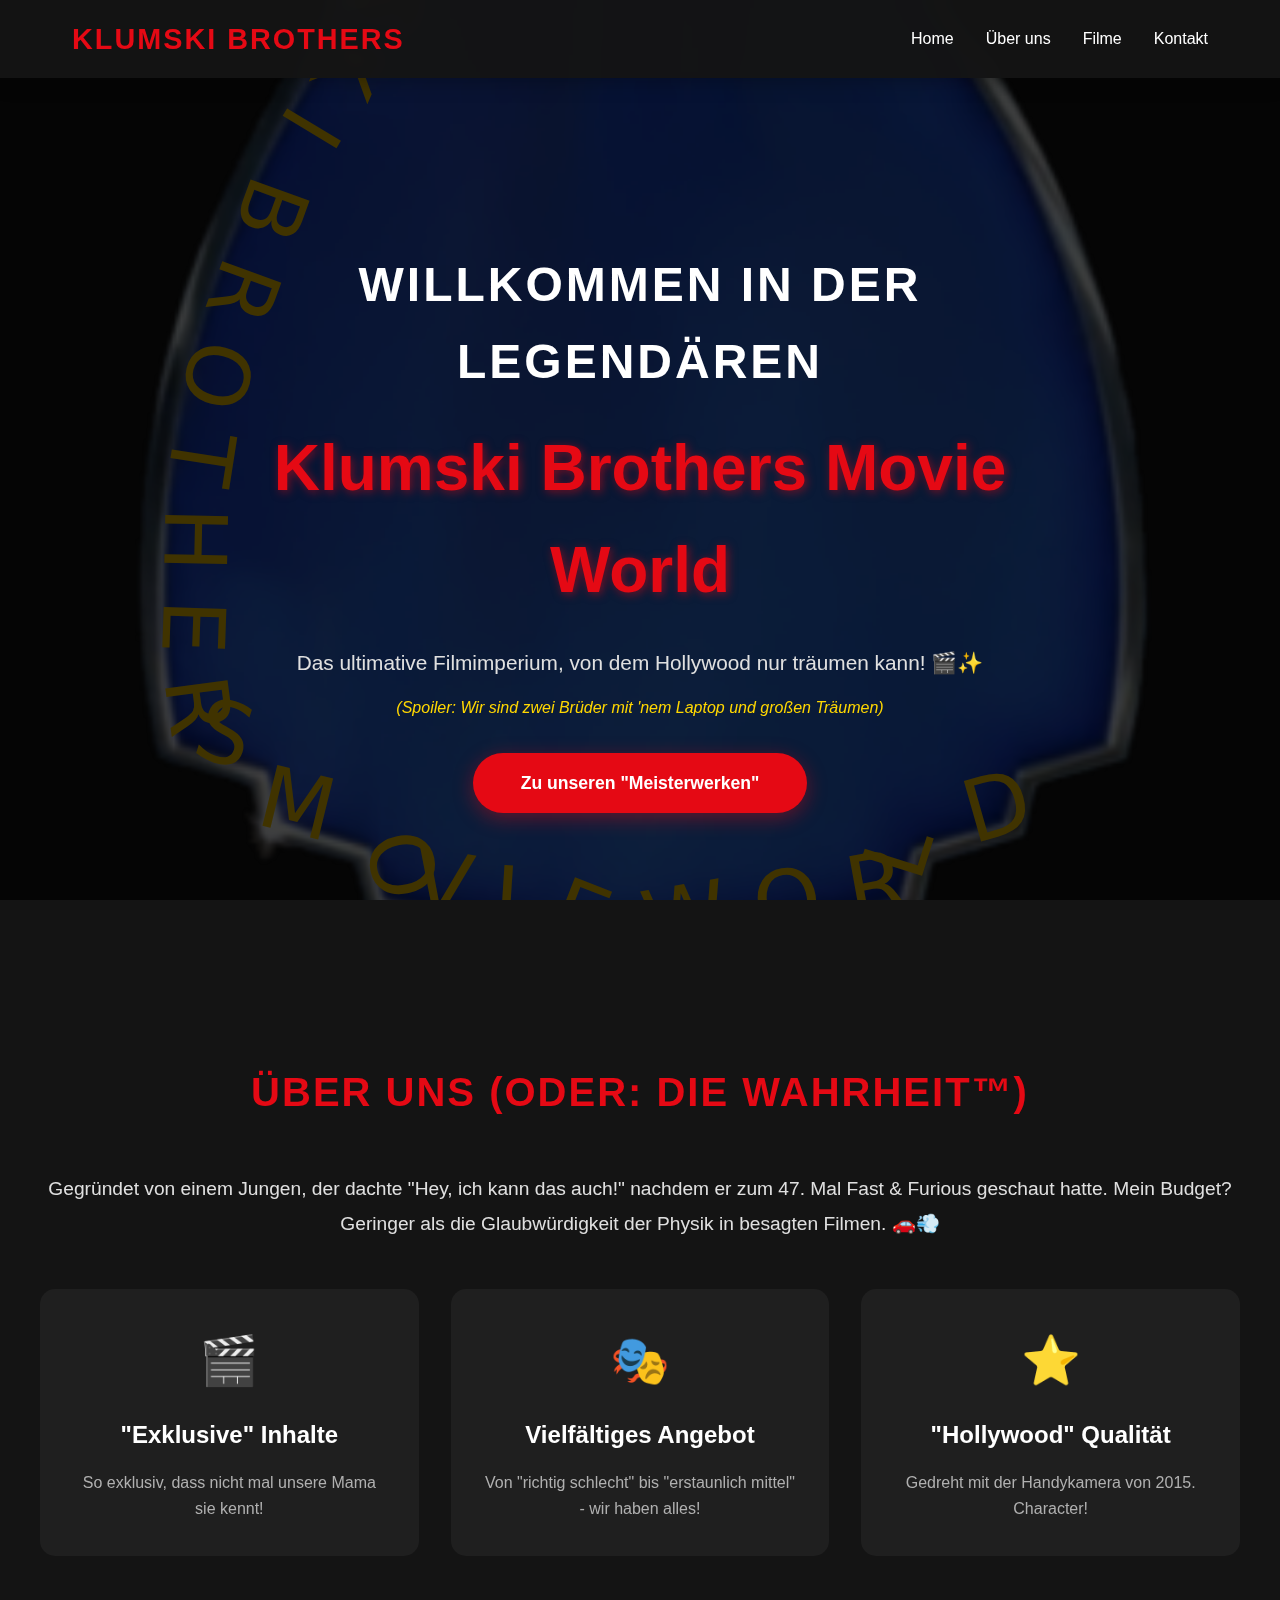
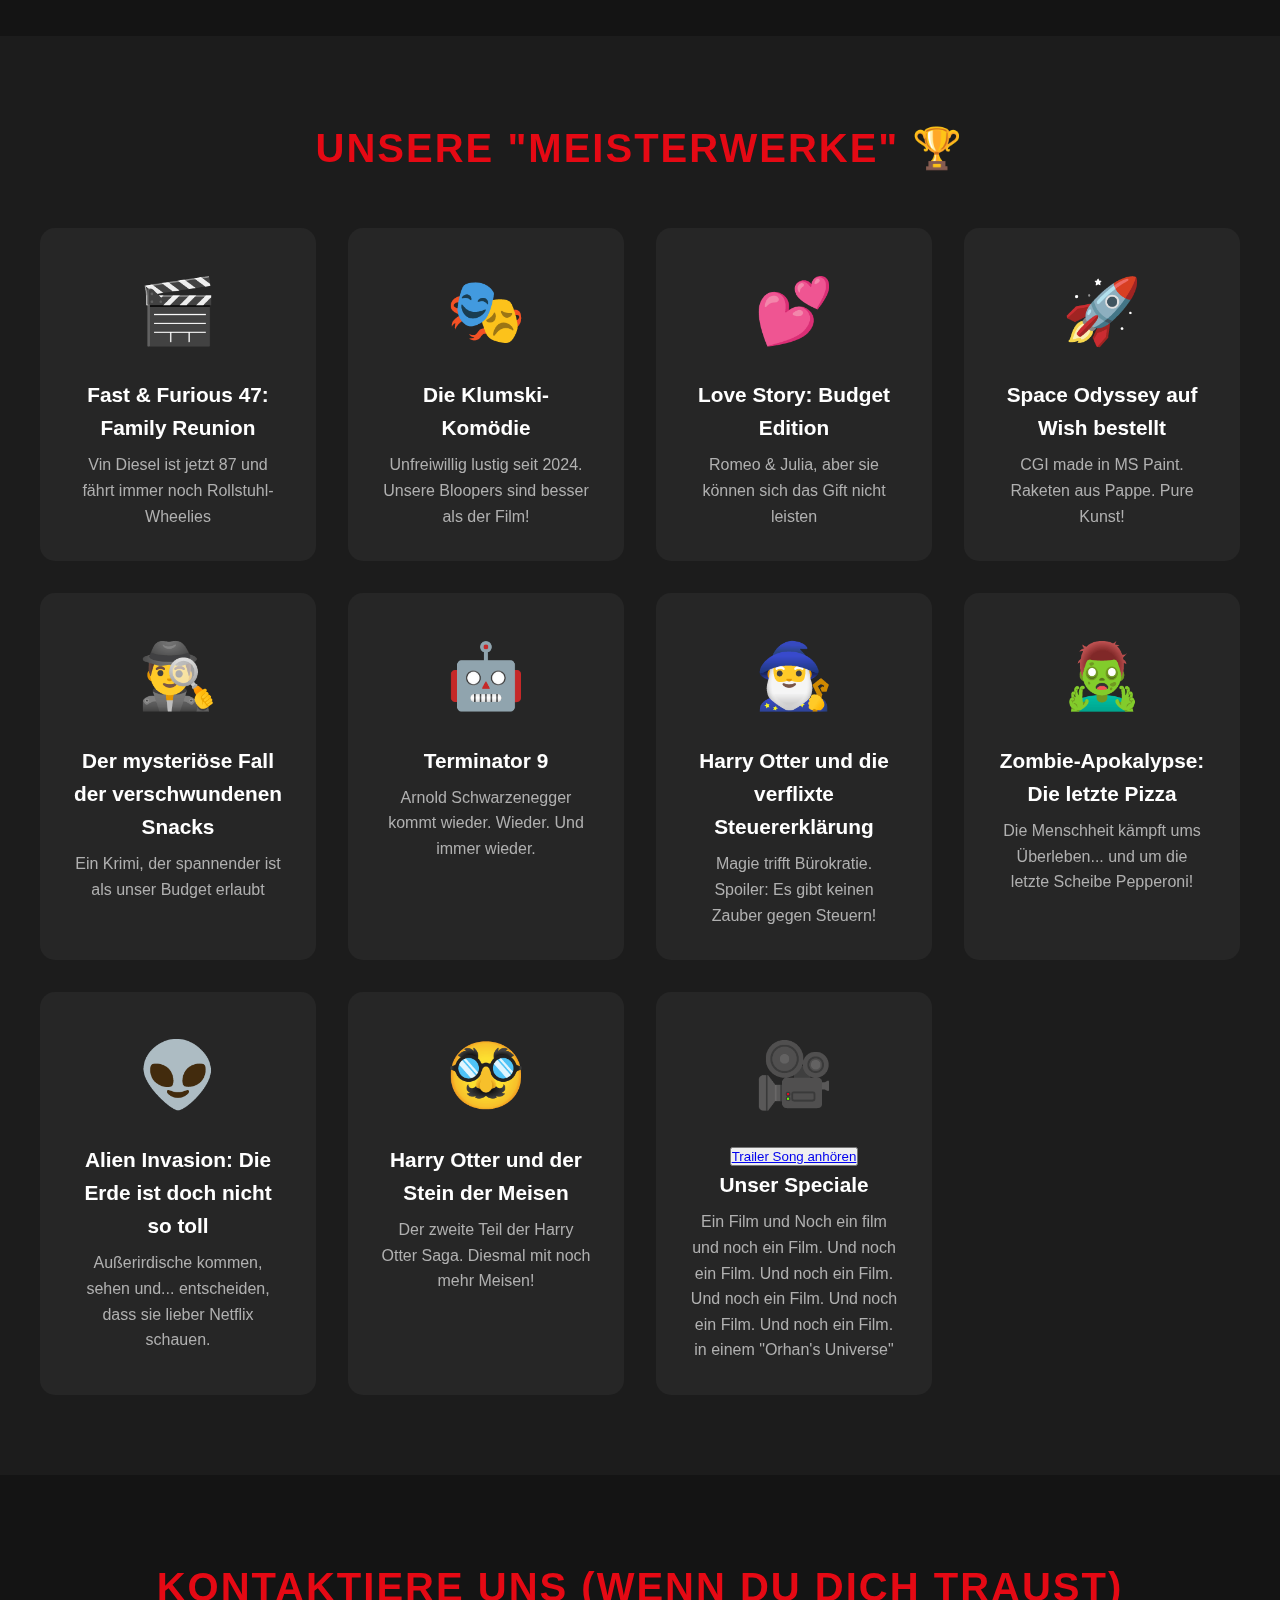
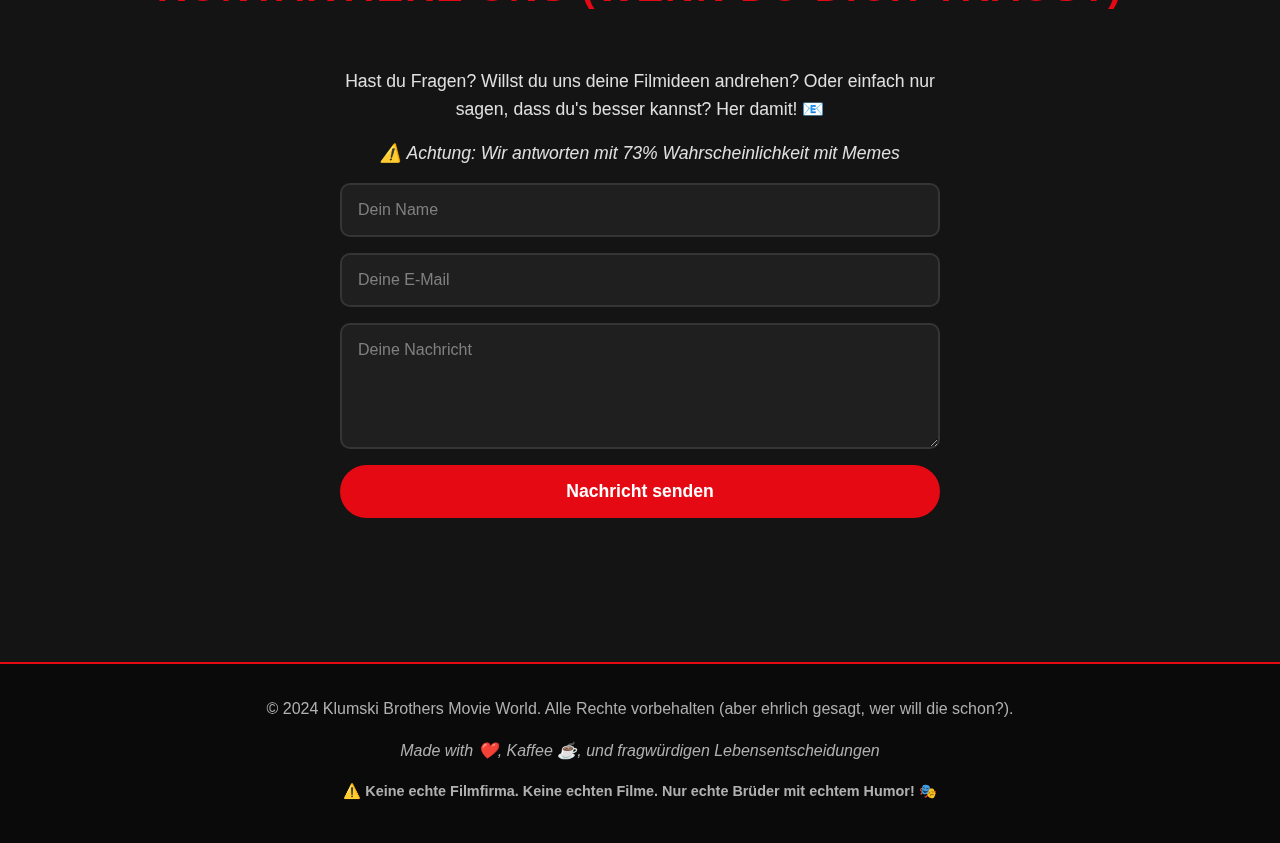
<file: index.html>
<!DOCTYPE html>
<html lang="de">
<head>
    <meta charset="UTF-8">
    <meta name="viewport" content="width=device-width, initial-scale=1.0">
    <title>Klumski Brothers Movie World</title>
    <link rel="stylesheet" href="styles.css">
</head>
<body>
    <div class="background-overlay"></div>
    
    <nav class="navbar">
        <div class="nav-container">
            <div class="logo">Klumski Brothers</div>
            <ul class="nav-menu">
                <li><a href="#home">Home</a></li>
                <li><a href="#about">Über uns</a></li>
                <li><a href="#movies">Filme</a></li>
                <li><a href="#contact">Kontakt</a></li>
            </ul>
        </div>
    </nav>

    <header id="home" class="hero">
        <div class="hero-content">
            <h1 class="hero-title">Willkommen in der legendären</h1>
            <h2 class="hero-subtitle">Klumski Brothers Movie World</h2>
            <p class="hero-description">Das ultimative Filmimperium, von dem Hollywood nur träumen kann! 🎬✨</p>
            <p class="hero-joke">(Spoiler: Wir sind zwei Brüder mit 'nem Laptop und großen Träumen)</p>
            <a href="#movies" class="cta-button">Zu unseren "Meisterwerken"</a>
        </div>
    </header>

    <section id="about" class="section about-section">
        <div class="container">
            <h2 class="section-title">Über uns (oder: Die Wahrheit™)</h2>
            <div class="about-content">
                <p>Gegründet von einem Jungen, der dachte "Hey, ich kann das auch!" nachdem er zum 47. Mal Fast & Furious geschaut hatte. Mein Budget? Geringer als die Glaubwürdigkeit der Physik in besagten Filmen. 🚗💨</p>
                <div class="features">
                    <div class="feature-card">
                        <div class="feature-icon">🎬</div>
                        <h3>"Exklusive" Inhalte</h3>
                        <p>So exklusiv, dass nicht mal unsere Mama sie kennt!</p>
                    </div>
                    <div class="feature-card">
                        <div class="feature-icon">🎭</div>
                        <h3>Vielfältiges Angebot</h3>
                        <p>Von "richtig schlecht" bis "erstaunlich mittel" - wir haben alles!</p>
                    </div>
                    <div class="feature-card">
                        <div class="feature-icon">⭐</div>
                        <h3>"Hollywood" Qualität</h3>
                        <p>Gedreht mit der Handykamera von 2015. Character!</p>
                    </div>
                </div>
            </div>
        </div>
    </section>

    <section id="movies" class="section movies-section">
        <div class="container">
            <h2 class="section-title">Unsere "Meisterwerke" 🏆</h2>
            <div class="movies-grid">
                <div class="movie-card">
                    <div class="movie-image">🎬</div>
                    <h3>Fast & Furious 47: Family Reunion</h3>
                    <p>Vin Diesel ist jetzt 87 und fährt immer noch Rollstuhl-Wheelies</p>
                </div>
                <div class="movie-card">
                    <div class="movie-image">🎭</div>
                    <h3>Die Klumski-Komödie</h3>
                    <p>Unfreiwillig lustig seit 2024. Unsere Bloopers sind besser als der Film!</p>
                </div>
                <div class="movie-card">
                    <div class="movie-image">💕</div>
                    <h3>Love Story: Budget Edition</h3>
                    <p>Romeo & Julia, aber sie können sich das Gift nicht leisten</p>
                </div>
                <div class="movie-card">
                    <div class="movie-image">🚀</div>
                    <h3>Space Odyssey auf Wish bestellt</h3>
                    <p>CGI made in MS Paint. Raketen aus Pappe. Pure Kunst!</p>
                </div>
                <div class="movie-card">
                    <div class="movie-image">🕵️‍♂️</div>
                    <h3>Der mysteriöse Fall der verschwundenen Snacks</h3>
                    <p>Ein Krimi, der spannender ist als unser Budget erlaubt</p>
                </div>
                <div class="movie-card">
                    <div class="movie-image">🤖</div>
                    <h3>Terminator 9</h3>
                    <p>Arnold Schwarzenegger kommt wieder. Wieder. Und immer wieder.</p>
                </div>
                <div class="movie-card">
                    <div class="movie-image">🧙‍♂️</div>
                    <h3>Harry Otter und die verflixte Steuererklärung</h3>
                    <p>Magie trifft Bürokratie. Spoiler: Es gibt keinen Zauber gegen Steuern!</p>
                </div>
                <div class="movie-card">
                    <div class="movie-image">🧟‍♂️</div>
                    <h3>Zombie-Apokalypse: Die letzte Pizza</h3>
                    <p>Die Menschheit kämpft ums Überleben... und um die letzte Scheibe Pepperoni!</p>
                </div>
                <div class="movie-card">
                    <div class="movie-image">👽</div>
                    <h3>Alien Invasion: Die Erde ist doch nicht so toll</h3>
                    <p>Außerirdische kommen, sehen und... entscheiden, dass sie lieber Netflix schauen.</p>
                </div>
                <div class="movie-card">
                    <div class="movie-image">🥸</div>
                    <h3>Harry Otter und der Stein der Meisen</h3>
                    <p>Der zweite Teil der Harry Otter Saga. Diesmal mit noch mehr Meisen!</p>
                </div>
                <div class="movie-card">
                    <div class="movie-image">🎥</div>
                    <button class="movie-button"><a href="trailersong.html" target="_blank">Trailer Song anhören</a></button>

                    <h3>Unser Speciale</h3>
                    <p>Ein Film und Noch ein film und noch ein Film. Und noch ein Film. Und noch ein Film. Und noch ein Film. Und noch ein Film. Und noch ein Film. in einem "Orhan's Universe"</p>
                </div>
            </div>
        </div>
    </section>

    <section id="contact" class="section contact-section">
        <div class="container">
            <h2 class="section-title">Kontaktiere uns (wenn du dich traust)</h2>
            <div class="contact-content">
                <p>Hast du Fragen? Willst du uns deine Filmideen andrehen? Oder einfach nur sagen, dass du's besser kannst? Her damit! 📧</p>
                <p class="warning-text">⚠️ Achtung: Wir antworten mit 73% Wahrscheinlichkeit mit Memes</p>
                <form class="contact-form" id="contactForm">
                    <input type="hidden" name="access_key" value="7563784b-9300-45d8-965e-791b79bf592f">
                    <input type="hidden" name="subject" value="Neue Nachricht von Klumski Brothers Website">
                    <input type="hidden" name="from_name" value="Klumski Brothers Kontaktformular">
                    <input type="text" name="name" placeholder="Dein Name" required>
                    <input type="email" name="email" placeholder="Deine E-Mail" required>
                    <textarea name="message" placeholder="Deine Nachricht" rows="5" required></textarea>
                    <button type="submit" class="submit-button">Nachricht senden</button>
                    <p id="formResult" class="form-result"></p>
                </form>
            </div>
        </div>
    </section>

    <footer class="footer">
        <div class="container">
            <p>&copy; 2024 Klumski Brothers Movie World. Alle Rechte vorbehalten (aber ehrlich gesagt, wer will die schon?).</p>
            <p class="footer-joke">Made with ❤️, Kaffee ☕, und fragwürdigen Lebensentscheidungen</p>
            <p class="disclaimer">⚠️ Keine echte Filmfirma. Keine echten Filme. Nur echte Brüder mit echtem Humor! 🎭</p>
        </div>
    </footer>

    <script>
        // Contact Form Handler
        const form = document.getElementById('contactForm');
        const result = document.getElementById('formResult');

        form.addEventListener('submit', async (e) => {
            e.preventDefault();
            
            console.log('📧 Form submission started...');
            result.textContent = 'Nachricht wird gesendet...';
            result.style.color = '#ffd700';

            const formData = new FormData(form);
            
            // Debug: Log form data
            console.log('📋 Form Data:');
            for (let [key, value] of formData.entries()) {
                console.log(`  ${key}: ${value}`);
            }

            try {
                console.log('🚀 Sending to Web3Forms...');
                const response = await fetch('https://api.web3forms.com/submit', {
                    method: 'POST',
                    body: formData
                });

                console.log('📥 Response status:', response.status);
                const data = await response.json();
                console.log('📊 Response data:', data);

                if (data.success) {
                    console.log('✅ Success!');
                    result.textContent = '✅ Nachricht erfolgreich gesendet! Wir melden uns (vielleicht mit einem Meme 😄)';
                    result.style.color = '#4CAF50';
                    form.reset();
                } else {
                    console.error('❌ Error from API:', data);
                    result.textContent = '❌ Oops! Da ist was schiefgelaufen. Versuch es nochmal!';
                    result.style.color = '#ff6b6b';
                }
            } catch (error) {
                console.error('❌ Fetch error:', error);
                result.textContent = '❌ Fehler beim Senden: ' + error.message;
                result.style.color = '#ff6b6b';
            }
        });
        
        console.log('✅ Form handler initialized');
    </script>
</body>
</html>
</file>
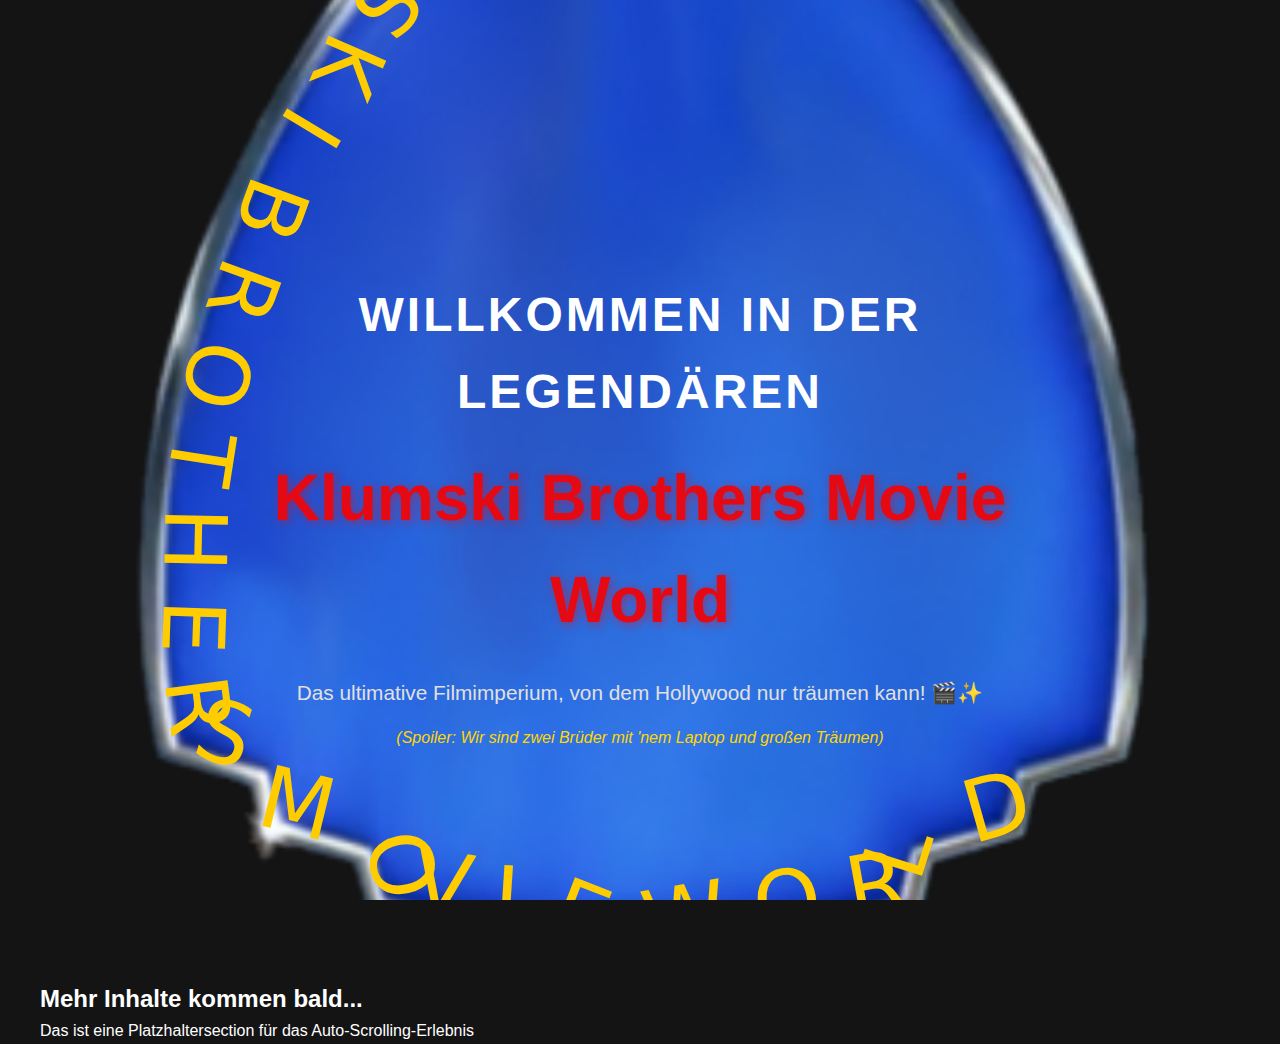
<file: intro.html>
<!DOCTYPE html>
<html lang="de">
<script src="script.js"></script>
<head>
    <meta charset="UTF-8">
    <meta name="viewport" content="width=device-width, initial-scale=1.0">
    <title>Klumski Brothers Movie World for the Leinwand</title>
    <link rel="stylesheet" href="styles.css">
</head>
<body>
    <header id="home" class="hero intro-hero">
        <div class="hero-content">
            <h1 class="hero-title">Willkommen in der legendären</h1>
            <h2 class="hero-subtitle">Klumski Brothers Movie World</h2>
            <p class="hero-description">Das ultimative Filmimperium, von dem Hollywood nur träumen kann! 🎬✨</p>
            <p class="hero-joke">(Spoiler: Wir sind zwei Brüder mit 'nem Laptop und großen Träumen)</p>
        </div>
    </header>

    <!-- Filler Content für Scrolling -->
    <section class="filler-section">
        <div class="container">
            <h2>Mehr Inhalte kommen bald...</h2>
            <p>Das ist eine Platzhaltersection für das Auto-Scrolling-Erlebnis</p>
        </div>
    </section>


</body>
</file>
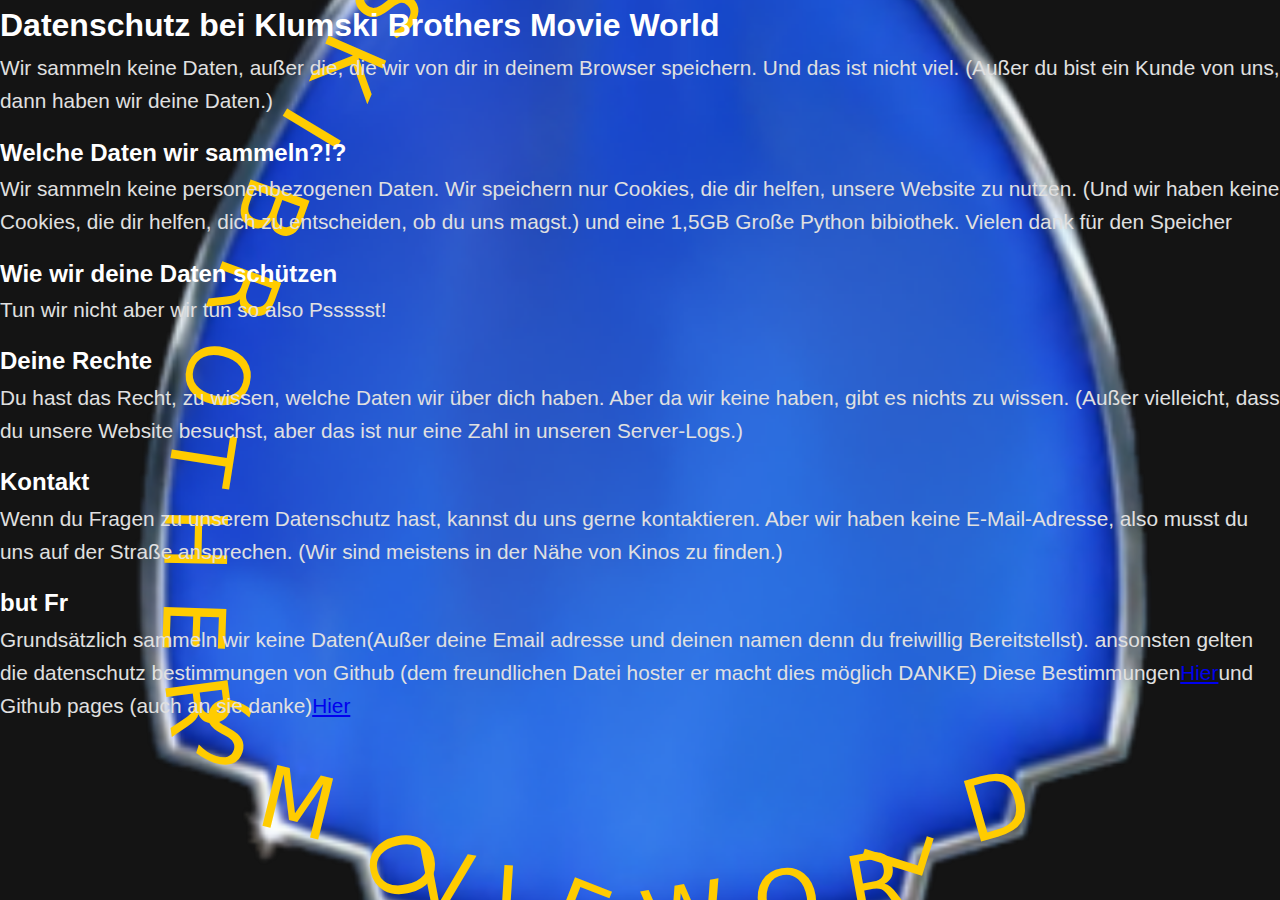
<file: privacy.html>
<!DOCTYPE html>
<html lang="de">
<head>
    <meta charset="UTF-8">
    <meta name="viewport" content="width=device-width, initial-scale=1.0">
    <title>🎭 Klumski Brothers Movie World - Dateneinschutz</title>
    <link rel="stylesheet" href="styles.css">
</head>
<body>
    <h1>Datenschutz bei Klumski Brothers Movie World</h1>
    <p class="hero-description">Wir sammeln keine Daten, außer die, die wir von dir in deinem Browser speichern. Und das ist nicht viel. (Außer du bist ein Kunde von uns, dann haben wir deine Daten.)</p>
    <h2>Welche Daten wir sammeln?!?</h2>
    <p class="hero-description">Wir sammeln keine personenbezogenen Daten. Wir speichern nur Cookies, die dir helfen, unsere Website zu nutzen. (Und wir haben keine Cookies, die dir helfen, dich zu entscheiden, ob du uns magst.) und eine 1,5GB Große Python bibiothek. Vielen dank für den Speicher</p>
    <h2>Wie wir deine Daten schützen</h2>
    <p class="hero-description">Tun wir nicht aber wir tun so also Pssssst!</p>
    <h2>Deine Rechte</h2>
    <p class="hero-description">Du hast das Recht, zu wissen, welche Daten wir über dich haben. Aber da wir keine haben, gibt es nichts zu wissen. (Außer vielleicht, dass du unsere Website besuchst, aber das ist nur eine Zahl in unseren Server-Logs.)</p>
    <h2>Kontakt</h2>
    <p class="hero-description">Wenn du Fragen zu unserem Datenschutz hast, kannst du uns gerne kontaktieren. Aber wir haben keine E-Mail-Adresse, also musst du uns auf der Straße ansprechen. (Wir sind meistens in der Nähe von Kinos zu finden.)</p>
    <h2>but Fr</h2>
    <p class="hero-description">Grundsätzlich sammeln wir keine Daten(Außer deine Email adresse und deinen namen denn du freiwillig Bereitstellst). ansonsten gelten die datenschutz bestimmungen von Github (dem freundlichen Datei hoster er macht dies möglich DANKE) Diese Bestimmungen<a href="https://docs.github.com/de/site-policy/privacy-policies/github-general-privacy-statement" target="_blank">Hier</a>und Github pages (auch an sie danke)<a href="https://docs.github.com/de/site-policy/privacy-policies/github-general-privacy-statement" target="_blank">Hier</a></p>
</body>
</file>
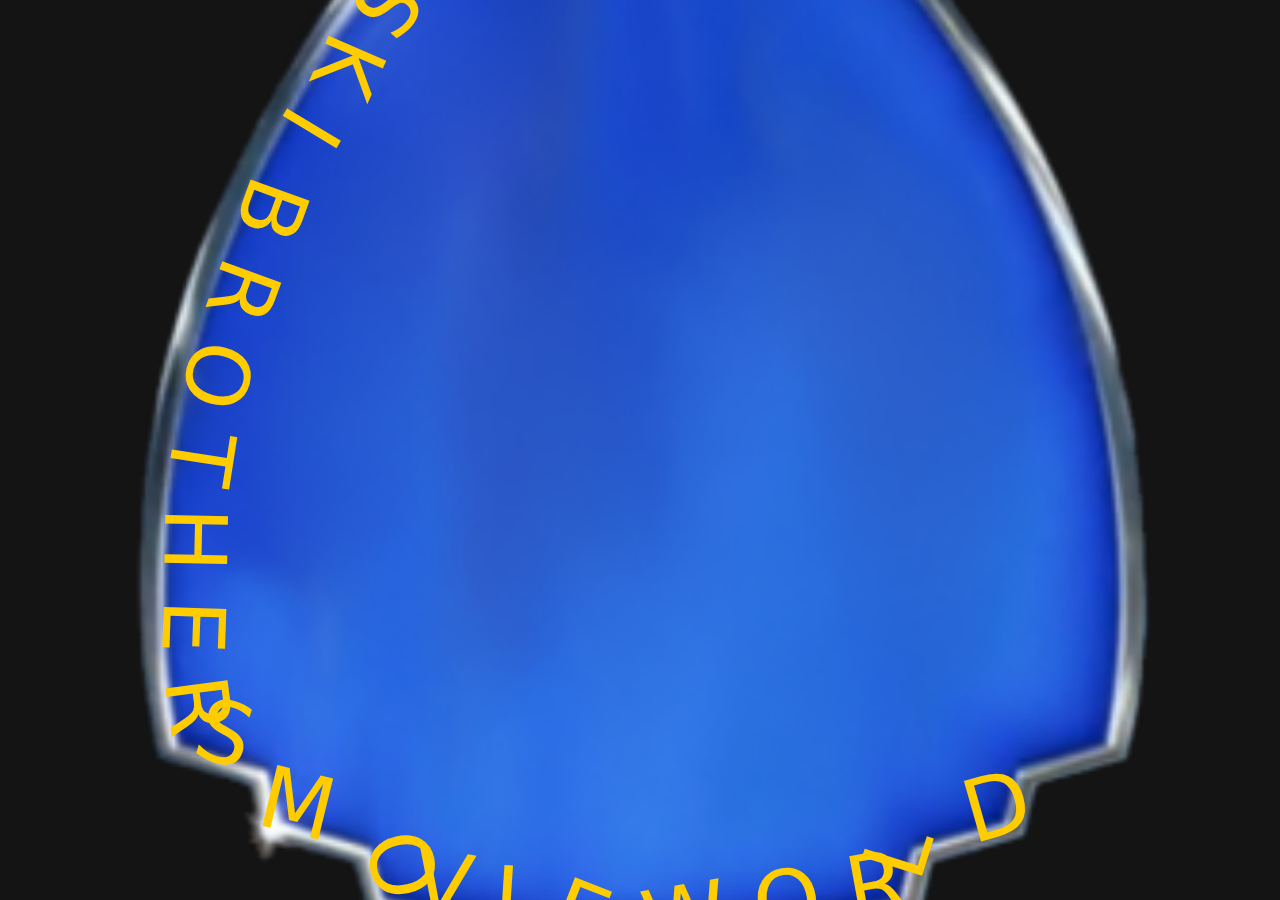
<file: trailersong.html>
<!DOCTYPE html>
<html lang="de">
<head>
    <meta charset="UTF-8">
    <meta name="viewport" content="width=device-width, initial-scale=1.0">
    <title>Klumski Brothers Movie World - Trailer Song</title>
    <link rel="stylesheet" href="styles.css">
</head>
</file>
<file: styles.css>
* {
    margin: 0;
    padding: 0;
    box-sizing: border-box;
}

:root {
    --primary-color: #e50914;
    --secondary-color: #141414;
    --text-light: #ffffff;
    --text-dark: #333333;
    --overlay-color: rgba(0, 0, 0, 0.75);
}

body {
    font-family: 'Segoe UI', Tahoma, Geneva, Verdana, sans-serif;
    background: var(--secondary-color);
    color: var(--text-light);
    line-height: 1.6;
    position: relative;
    background-image: url('logo2.svg');
    background-size: cover;
    background-position: center;
    background-attachment: fixed;
}

.background-overlay {
    position: fixed;
    top: 0;
    left: 0;
    width: 100%;
    height: 100%;
    background: var(--overlay-color);
    z-index: -1;
}

/* Navigation */
.navbar {
    position: fixed;
    top: 0;
    width: 100%;
    background: rgba(20, 20, 20, 0.95);
    backdrop-filter: blur(10px);
    z-index: 1000;
    box-shadow: 0 2px 20px rgba(0, 0, 0, 0.3);
}

.nav-container {
    max-width: 1200px;
    margin: 0 auto;
    display: flex;
    justify-content: space-between;
    align-items: center;
    padding: 1rem 2rem;
}

.logo {
    font-size: 1.8rem;
    font-weight: bold;
    color: var(--primary-color);
    text-transform: uppercase;
    letter-spacing: 2px;
}

.nav-menu {
    display: flex;
    list-style: none;
    gap: 2rem;
}

.nav-menu a {
    color: var(--text-light);
    text-decoration: none;
    font-weight: 500;
    transition: color 0.3s ease;
    position: relative;
}

.nav-menu a::after {
    content: '';
    position: absolute;
    bottom: -5px;
    left: 0;
    width: 0;
    height: 2px;
    background: var(--primary-color);
    transition: width 0.3s ease;
}

.nav-menu a:hover {
    color: var(--primary-color);
}

.nav-menu a:hover::after {
    width: 100%;
}

/* Hero Section */
.hero {
    min-height: 100vh;
    display: flex;
    align-items: center;
    justify-content: center;
    text-align: center;
    padding: 2rem;
    margin-top: 80px;
}

.hero-content {
    max-width: 800px;
    animation: fadeInUp 1s ease;
}

.hero-title {
    font-size: 3rem;
    margin-bottom: 1rem;
    text-transform: uppercase;
    letter-spacing: 3px;
}

.hero-subtitle {
    font-size: 4rem;
    color: var(--primary-color);
    margin-bottom: 1.5rem;
    font-weight: bold;
    text-shadow: 2px 2px 10px rgba(229, 9, 20, 0.5);
}

.hero-description {
    font-size: 1.3rem;
    margin-bottom: 1rem;
    color: #e0e0e0;
}

.hero-joke {
    font-size: 1rem;
    margin-bottom: 2rem;
    color: #ffd700;
    font-style: italic;
    animation: fadeInUp 1.5s ease;
}

.cta-button {
    display: inline-block;
    padding: 1rem 3rem;
    background: var(--primary-color);
    color: var(--text-light);
    text-decoration: none;
    border-radius: 50px;
    font-weight: bold;
    font-size: 1.1rem;
    transition: all 0.3s ease;
    box-shadow: 0 5px 20px rgba(229, 9, 20, 0.4);
}

.cta-button:hover {
    transform: translateY(-3px);
    box-shadow: 0 8px 30px rgba(229, 9, 20, 0.6);
    background: #f40612;
}

/* Sections */
.section {
    padding: 5rem 2rem;
}

.container {
    max-width: 1200px;
    margin: 0 auto;
}

.section-title {
    font-size: 2.5rem;
    text-align: center;
    margin-bottom: 3rem;
    color: var(--primary-color);
    text-transform: uppercase;
    letter-spacing: 2px;
}

/* About Section */
.about-section {
    background: rgba(20, 20, 20, 0.8);
}

.about-content > p {
    text-align: center;
    font-size: 1.2rem;
    margin-bottom: 3rem;
    color: #e0e0e0;
    line-height: 1.8;
}

.features {
    display: grid;
    grid-template-columns: repeat(auto-fit, minmax(250px, 1fr));
    gap: 2rem;
}

.feature-card {
    background: rgba(255, 255, 255, 0.05);
    padding: 2rem;
    border-radius: 15px;
    text-align: center;
    transition: all 0.3s ease;
    border: 2px solid transparent;
}

.feature-card:hover {
    transform: translateY(-10px);
    border-color: var(--primary-color);
    box-shadow: 0 10px 30px rgba(229, 9, 20, 0.3);
}

.feature-icon {
    font-size: 3rem;
    margin-bottom: 1rem;
}

.feature-card h3 {
    font-size: 1.5rem;
    margin-bottom: 1rem;
    color: var(--text-light);
}

.feature-card p {
    color: #b0b0b0;
}

/* Movies Section */
.movies-section {
    background: rgba(30, 30, 30, 0.8);
}

.movies-grid {
    display: grid;
    grid-template-columns: repeat(auto-fit, minmax(250px, 1fr));
    gap: 2rem;
}

.movie-card {
    background: rgba(255, 255, 255, 0.05);
    padding: 2rem;
    border-radius: 15px;
    text-align: center;
    transition: all 0.3s ease;
    cursor: pointer;
}

.movie-card:hover {
    transform: scale(1.05);
    box-shadow: 0 10px 40px rgba(229, 9, 20, 0.4);
}

.movie-image {
    font-size: 4rem;
    margin-bottom: 1rem;
}

.movie-card h3 {
    font-size: 1.3rem;
    margin-bottom: 0.5rem;
    color: var(--text-light);
}

.movie-card p {
    color: #b0b0b0;
}

/* Contact Section */
.contact-section {
    background: rgba(20, 20, 20, 0.8);
}

.contact-content {
    max-width: 600px;
    margin: 0 auto;
}

.contact-content > p {
    text-align: center;
    font-size: 1.1rem;
    margin-bottom: 1rem;
    color: #e0e0e0;
}

.contact-form {
    display: flex;
    flex-direction: column;
    gap: 1rem;
}

.contact-form input,
.contact-form textarea {
    padding: 1rem;
    border: 2px solid rgba(255, 255, 255, 0.1);
    background: rgba(255, 255, 255, 0.05);
    color: var(--text-light);
    border-radius: 10px;
    font-size: 1rem;
    font-family: inherit;
    transition: all 0.3s ease;
}

.contact-form input:focus,
.contact-form textarea:focus {
    outline: none;
    border-color: var(--primary-color);
    background: rgba(255, 255, 255, 0.08);
}

.contact-form input::placeholder,
.contact-form textarea::placeholder {
    color: #808080;
}

.submit-button {
    padding: 1rem 2rem;
    background: var(--primary-color);
    color: var(--text-light);
    border: none;
    border-radius: 50px;
    font-size: 1.1rem;
    font-weight: bold;
    cursor: pointer;
    transition: all 0.3s ease;
}

.submit-button:hover {
    background: #f40612;
    transform: translateY(-2px);
    box-shadow: 0 5px 20px rgba(229, 9, 20, 0.4);
}

.form-result {
    margin-top: 1rem;
    padding: 1rem;
    border-radius: 10px;
    font-weight: bold;
    text-align: center;
    min-height: 20px;
    transition: all 0.3s ease;
}

/* Footer */
.footer {
    background: rgba(10, 10, 10, 0.95);
    text-align: center;
    padding: 2rem;
    border-top: 2px solid var(--primary-color);
}

.footer p {
    color: #b0b0b0;
    margin-bottom: 0.5rem;
}

.footer-joke {
    color: #ffd700;
    font-style: italic;
    margin-top: 1rem;
}

.disclaimer {
    color: #ff6b6b;
    font-size: 0.9rem;
    margin-top: 1rem;
    font-weight: bold;
}

.warning-text {
    color: #ffd700;
    font-size: 1rem;
    margin-bottom: 2rem;
    font-style: italic;
    animation: blink 2s infinite;
}

@keyframes blink {
    0%, 50%, 100% { opacity: 1; }
    25%, 75% { opacity: 0.5; }
}

/* Animations */
@keyframes fadeInUp {
    from {
        opacity: 0;
        transform: translateY(30px);
    }
    to {
        opacity: 1;
        transform: translateY(0);
    }
}

/* Responsive Design */
@media (max-width: 768px) {
    .hero-title {
        font-size: 2rem;
    }
    
    .hero-subtitle {
        font-size: 2.5rem;
    }
    
    .hero-description {
        font-size: 1rem;
    }
    
    .nav-menu {
        gap: 1rem;
    }
    
    .section {
        padding: 3rem 1rem;
    }
    
    .features,
    .movies-grid {
        grid-template-columns: 1fr;
    }
}

@media (max-width: 480px) {
    .nav-container {
        flex-direction: column;
        gap: 1rem;
    }
    
    .logo {
        font-size: 1.5rem;
    }
    
    .nav-menu {
        flex-wrap: wrap;
        justify-content: center;
    }
}
</file>
